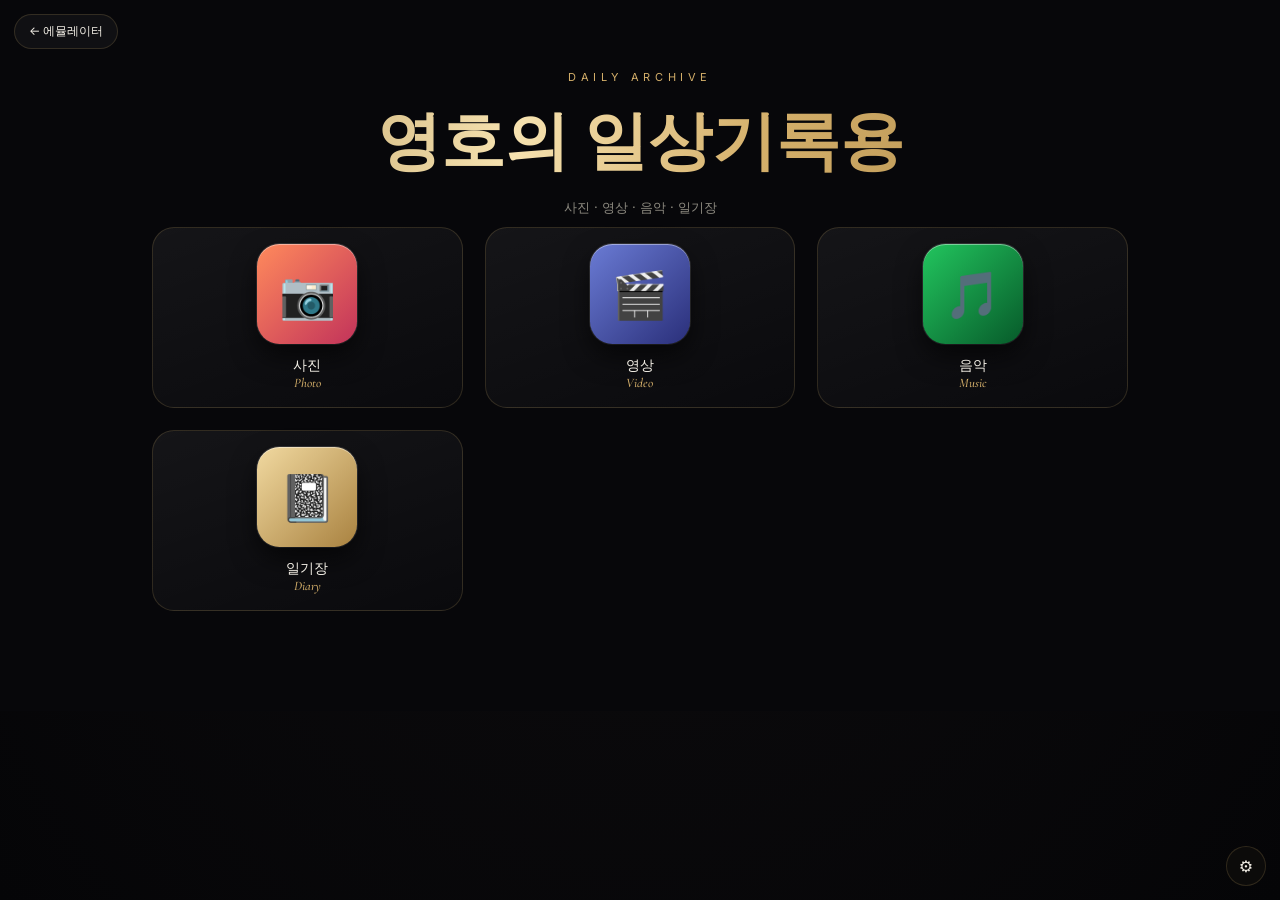
<file: life.html>
<!DOCTYPE html>
<html lang="ko">
<head>
<meta charset="utf-8">
<meta name="viewport" content="width=device-width, initial-scale=1, viewport-fit=cover">
<meta name="theme-color" content="#07070a">
<title>영호의 일상기록용</title>
<style>
@import url('https://fonts.googleapis.com/css2?family=Cormorant+Garamond:wght@500;600;700&family=Inter:wght@300;400;500;600&display=swap');
:root{--bg:#07070a;--fg:#f3efe6;--mut:#8d8a80;--acc:#d4af6a;--acc2:#f1d9a0;--line:rgba(212,175,106,.18);--serif:"Cormorant Garamond","Noto Serif KR",Georgia,serif;--sans:Inter,-apple-system,"Apple SD Gothic Neo","Noto Sans KR","Malgun Gothic",system-ui,sans-serif}
*{box-sizing:border-box;-webkit-tap-highlight-color:transparent}
html,body{margin:0;min-height:100%;background:var(--bg);color:var(--fg);font-family:var(--sans)}
body{padding:env(safe-area-inset-top) env(safe-area-inset-right) env(safe-area-inset-bottom) env(safe-area-inset-left)}
.bg{position:fixed;inset:0;z-index:-1;background:radial-gradient(ellipse at 50% -10%,#1d1a12 0,#0b0a0c 45%,#050507 100%)}
button,a{touch-action:manipulation}
button{font:inherit;color:inherit;cursor:pointer}
header{text-align:center;padding:clamp(36px,8vw,70px) 20px 10px}
.eyebrow{font-size:11px;letter-spacing:.42em;color:var(--acc)}
h1{margin:14px 0 0;font:600 clamp(32px,7vw,64px) var(--serif);background:linear-gradient(100deg,#9c7a3c,#f6e2b0 40%,#d4af6a 60%,#9c7a3c);-webkit-background-clip:text;background-clip:text;color:transparent}
header p{color:var(--mut);font-size:13px;margin:14px 0 0}
.home{position:absolute;top:14px;left:14px;border:1px solid var(--line);background:rgba(255,255,255,.04);padding:8px 14px;border-radius:99px;font-size:12px;text-decoration:none;color:var(--fg)}
.grid{display:grid;grid-template-columns:repeat(3,1fr);gap:clamp(12px,3vw,22px);max-width:560px;margin:30px auto;padding:0 18px}
.app{border:1px solid var(--line);background:linear-gradient(160deg,rgba(255,255,255,.06),rgba(255,255,255,.015));border-radius:22px;padding:16px 8px;text-align:center;transition:.3s}
.app:hover{transform:translateY(-5px);border-color:rgba(212,175,106,.6)}
.ico{display:flex;align-items:center;justify-content:center;width:100%;max-width:100px;margin:0 auto;aspect-ratio:1;border-radius:22.5%;font-size:clamp(30px,9vw,46px);box-shadow:0 12px 26px rgba(0,0,0,.6),0 0 0 1px rgba(255,255,255,.14),inset 0 1px 0 rgba(255,255,255,.4)}
.app b{display:block;margin-top:12px;font-size:14px;font-weight:500}
.app small{display:block;color:var(--acc);font:italic 500 13px var(--serif)}
.pg{display:none;max-width:1000px;margin:0 auto;padding:0 12px 100px}
.pg.on{display:block}
.top{position:sticky;top:0;z-index:5;display:flex;align-items:center;gap:8px;padding:10px 4px;background:rgba(7,7,10,.88);backdrop-filter:blur(14px);border-bottom:1px solid var(--line)}
.top .t{flex:1;font:600 20px var(--serif);color:var(--acc2);white-space:nowrap;overflow:hidden;text-overflow:ellipsis}
.pill{border:1px solid var(--line);background:rgba(255,255,255,.04);padding:8px 14px;border-radius:99px;font-size:13px}
.plus{width:38px;height:38px;border-radius:50%;border:0;background:linear-gradient(135deg,var(--acc2),var(--acc));color:#1a1409;font-size:22px;line-height:1;font-weight:600}
.menu{position:absolute;right:8px;top:54px;background:#15130e;border:1px solid var(--line);border-radius:16px;padding:6px;min-width:170px;box-shadow:0 20px 50px #000;z-index:9}
.menu button{display:block;width:100%;text-align:left;border:0;background:none;padding:12px 14px;border-radius:10px;font-size:14px}
.menu button:hover{background:rgba(212,175,106,.13)}
.empty{text-align:center;color:var(--mut);padding:60px 20px;font-size:14px;line-height:1.8}
.ph{display:grid;grid-template-columns:repeat(auto-fill,minmax(96px,1fr));gap:3px;margin-top:8px}
.ph div,.vd,.mu,.dr{position:relative;cursor:pointer}
.ph div{aspect-ratio:1;background:#111;overflow:hidden}
.ph img{width:100%;height:100%;object-fit:cover;display:block}
.chk{position:absolute;top:6px;left:6px;width:24px;height:24px;border-radius:50%;border:2px solid #fff;background:rgba(0,0,0,.35);display:none;align-items:center;justify-content:center;font-size:14px;color:#1a1409}
.sel .chk{display:flex}
.on>.chk,.on .chk{background:var(--acc);border-color:var(--acc)}
.ph .on img{transform:scale(.86);transition:.15s}
.list{display:grid;gap:10px;margin-top:12px}
.vd,.mu,.dr{display:flex;gap:12px;align-items:center;border:1px solid var(--line);border-radius:16px;padding:10px 12px 10px 44px;background:rgba(255,255,255,.03)}
.vd .chk,.mu .chk,.dr .chk{top:50%;left:12px;margin-top:-12px}
.vd .th{flex:none;width:96px;height:60px;border-radius:10px;background:linear-gradient(135deg,#2b2518,#14110a);background-size:cover;background-position:center;display:flex;align-items:center;justify-content:center;font-size:11px;color:var(--acc2)}
.nm{flex:1;min-width:0}.nm b{display:block;font-size:14px;font-weight:500;word-break:break-all}.nm small{color:var(--mut);font-size:11px}
.dr{align-items:flex-start;flex-direction:column;gap:4px}.dr b{color:var(--acc2)}.dr p{margin:0;white-space:pre-wrap;word-break:break-word;font-size:14px;line-height:1.7}
.sel .vd,.sel .mu,.sel .dr{padding-left:44px}
.abar{position:fixed;left:0;right:0;bottom:0;display:none;gap:10px;justify-content:center;padding:12px 12px calc(12px + env(safe-area-inset-bottom));background:rgba(14,13,12,.95);border-top:1px solid var(--line);z-index:20}
.abar.on{display:flex}.abar button{flex:1;max-width:200px;border:1px solid var(--line);background:rgba(255,255,255,.05);padding:12px;border-radius:99px;font-size:14px}
.abar button:first-child{background:linear-gradient(135deg,var(--acc2),var(--acc));color:#1a1409;border:0;font-weight:600}
.ov{position:fixed;inset:0;z-index:30;background:rgba(0,0,0,.92);display:none;align-items:center;justify-content:center;flex-direction:column;padding:16px}
.ov.on{display:flex}
.ov img{max-width:100%;max-height:88vh;object-fit:contain}
.ov .x{position:absolute;top:calc(12px + env(safe-area-inset-top));right:14px;font-size:24px;background:none;border:0}
.ov .nv{position:absolute;top:50%;font-size:34px;background:none;border:0;padding:14px;opacity:.7}
.box{width:min(94vw,520px);background:#15130e;border:1px solid var(--line);border-radius:20px;padding:18px;display:flex;flex-direction:column;gap:10px}
.box h3{margin:0;font:600 22px var(--serif);color:var(--acc2)}
.box input,.box textarea{width:100%;background:rgba(255,255,255,.05);border:1px solid var(--line);border-radius:12px;color:var(--fg);padding:12px;font:16px var(--sans);outline:0}
.box textarea{min-height:200px;resize:vertical}.box p{margin:0;color:var(--mut);font-size:12px;line-height:1.6}
.box .r{display:flex;gap:8px;justify-content:flex-end}
.box iframe,.box video{width:100%;aspect-ratio:16/9;border:0;background:#000;border-radius:12px}
.btn{border:0;background:linear-gradient(135deg,var(--acc2),var(--acc));color:#1a1409;font-weight:600;padding:11px 22px;border-radius:99px}
midi-player{display:block;width:100%}
#toast{position:fixed;left:50%;bottom:90px;transform:translateX(-50%);background:rgba(18,16,12,.95);border:1px solid var(--line);color:var(--acc2);padding:11px 22px;border-radius:99px;font-size:13px;opacity:0;transition:.3s;pointer-events:none;z-index:60;max-width:90vw;text-align:center}
#toast.on{opacity:1}
.gear{position:fixed;right:14px;bottom:calc(14px + env(safe-area-inset-bottom));width:40px;height:40px;border-radius:50%;border:1px solid var(--line);background:rgba(14,13,12,.8);z-index:8}
</style>
</head>
<body>
<div class="bg"></div>
<a class="home" href="index.html">← 에뮬레이터</a>
<header>
  <div class="eyebrow">DAILY ARCHIVE</div>
  <h1>영호의 일상기록용</h1>
  <p>사진 · 영상 · 음악 · 일기장</p>
</header>

<main class="grid pg on" id="hub" style="display:grid">
  <button class="app" data-go="photo"><span class="ico" style="background:linear-gradient(135deg,#ff8a5c,#c2335a)">📷</span><b>사진</b><small>Photo</small></button>
  <button class="app" data-go="video"><span class="ico" style="background:linear-gradient(135deg,#6a7bd4,#2a2f7a)">🎬</span><b>영상</b><small>Video</small></button>
  <button class="app" data-go="music"><span class="ico" style="background:linear-gradient(135deg,#22c55e,#075a2a)">🎵</span><b>음악</b><small>Music</small></button>
  <button class="app" data-go="diary"><span class="ico" style="background:linear-gradient(135deg,#f1d9a0,#a98240)">📓</span><b>일기장</b><small>Diary</small></button>
</main>

<section class="pg" id="photo"><div class="top"></div><div class="body"></div></section>
<section class="pg" id="video"><div class="top"></div><div class="body"></div></section>
<section class="pg" id="music"><div class="top"></div><div class="body"></div></section>
<section class="pg" id="diary"><div class="top"></div><div class="body"></div></section>

<div class="abar" id="abar"></div>
<div class="ov" id="ov"></div>
<button class="gear" id="gear" title="저장 설정">⚙</button>
<div id="toast"></div>

<script>
const $=s=>document.querySelector(s),esc=s=>String(s).replace(/[&<>"']/g,c=>({'&':'&amp;','<':'&lt;','>':'&gt;','"':'&quot;',"'":'&#39;'}[c]));
const S={get:k=>localStorage.getItem('life_'+k)||'',set:(k,v)=>localStorage.setItem('life_'+k,v)};
const toast=m=>{const t=$('#toast');t.textContent=m;t.classList.add('on');clearTimeout(toast.t);toast.t=setTimeout(()=>t.classList.remove('on'),2600)};
const abs=u=>new URL(u,location.href).href,sleep=ms=>new Promise(r=>setTimeout(r,ms));

/* ---------- 서버(GitHub 저장소) 연동 : PHP 없음 ---------- */
function auto(){const h=location.hostname;if(!h.endsWith('.github.io'))return'';const o=h.split('.')[0],p=location.pathname.split('/')[1];return o+'/'+(p&&!p.includes('.')?p:o+'.github.io')}
const gh=()=>({r:S.get('repo')||auto(),b:S.get('br')||'main',t:S.get('tok')});
const api=(p,o={})=>{const g=gh(),h={Accept:'application/vnd.github+json'};if(g.t)h.Authorization='Bearer '+g.t;return fetch(`https://api.github.com/repos/${g.r}/contents/${p}`+(o.method?'':`?ref=${g.b}&t=${Date.now()}`),{...o,headers:h})};
async function list(dir,re){let o=[];
  if(gh().r){try{const r=await api(dir);if(r.ok)o=(await r.json()).filter(f=>f.type==='file'&&re.test(f.name)).map(f=>f.name)}catch{}}
  if(!o.length){try{const t=await(await fetch(dir+'/',{cache:'no-store'})).text();o=[...t.matchAll(/href="([^"?#]+)"/g)].map(m=>decodeURIComponent(m[1].split('/').pop())).filter(n=>re.test(n))}catch{}}
  if(!o.length){try{o=(await(await fetch(dir+'/list.json',{cache:'no-store'})).json()).filter(n=>re.test(n))}catch{}}
  return[...new Set(o)].sort((a,b)=>b.localeCompare(a,'ko',{numeric:true}))}
async function rd(n){const g=gh();
  if(g.t&&g.r){try{const r=await api('data/'+n+'.json');if(r.ok){const j=await r.json();return{d:JSON.parse(decodeURIComponent(escape(atob(j.content.replace(/\n/g,''))))),sha:j.sha}}if(r.status==404)return{d:[],sha:null}}catch{}}
  try{return{d:await(await fetch('data/'+n+'.json?t='+Date.now())).json(),sha:null}}catch{return{d:[],sha:null}}}
async function mut(n,fn){if(!gh().t||!gh().r){cfg();throw 0}
  for(let i=0;i<3;i++){const{d,sha}=await rd(n),nd=fn(d),b={message:'update '+n,content:btoa(unescape(encodeURIComponent(JSON.stringify(nd,null,1)))),branch:gh().b};if(sha)b.sha=sha;
    const r=await api('data/'+n+'.json',{method:'PUT',body:JSON.stringify(b)});if(r.ok)return nd;if(r.status!=409&&r.status!=422)break}
  toast('서버 저장 실패 — ⚙ 설정(저장소/토큰)을 확인하세요');throw 0}
function cfg(){const g=gh();modal(`<h3>서버 저장 설정</h3><p>영상 링크·일기는 이 사이트의 저장소(data 폴더)에 저장되어 다른 폰에서도 보입니다. 이 폰에서 한 번만 입력하면 됩니다. 보기만 할 때는 필요 없습니다.</p>
<input id="cr" placeholder="저장소 (예: 아이디/저장소이름)" value="${esc(g.r)}"><input id="cb" placeholder="브랜치 (기본 main)" value="${esc(g.b)}"><input id="ct" type="password" placeholder="GitHub 토큰 (Contents 읽기/쓰기 권한)" value="${esc(g.t)}"><input id="cd" placeholder="영상 다운로더 주소 (기본 cobalt.tools)" value="${esc(S.get('dl'))}">
<div class="r"><button class="pill" onclick="closeM()">취소</button><button class="btn" id="cs">저장</button></div>`);
  $('#cs').onclick=()=>{S.set('repo',$('#cr').value.trim());S.set('br',$('#cb').value.trim()||'main');S.set('tok',$('#ct').value.trim());S.set('dl',$('#cd').value.trim());closeM();toast('설정 저장됨');show(cur)}}
$('#gear').onclick=cfg;

/* ---------- 공통 UI ---------- */
function modal(h){const o=$('#ov');o.innerHTML=`<button class="x" onclick="closeM()">✕</button><div class="box" onclick="event.stopPropagation()">${h}</div>`;o.onclick=closeM;o.classList.add('on')}
function closeM(){const o=$('#ov');o.classList.remove('on');o.innerHTML=''}
function dlAll(urls){urls.forEach((u,i)=>setTimeout(()=>{const a=document.createElement('a');a.href=u;a.download=decodeURIComponent(u.split('/').pop().split('?')[0]);document.body.appendChild(a);a.click();a.remove()},i*400))}
async function share(urls){try{const fs=[];for(const u of urls){const b=await(await fetch(u)).blob();fs.push(new File([b],decodeURIComponent(u.split('/').pop()),{type:b.type}))}
  if(navigator.canShare&&navigator.canShare({files:fs}))await navigator.share({files:fs});
  else if(navigator.share)await navigator.share({url:abs(urls[0])});
  else{await navigator.clipboard.writeText(urls.map(abs).join('\n'));toast('링크를 복사했어요')}}catch(e){if(e.name!=='AbortError')toast('공유할 수 없습니다')}}

const P={photo:{t:'사진',items:[]},video:{t:'영상',items:[]},music:{t:'음악',items:[]},diary:{t:'일기장',items:[]}};
let cur='',mode=false;const sel=new Set();
const plusMenu={photo:[['☑ 선택','pick']],video:[['＋ 영상 추가','add'],['☑ 선택 (다운로드·삭제)','pick']],music:[['☑ 선택 (공유·다운로드)','pick']],diary:[['✎ 글쓰기','add'],['🗑 삭제 (선택)','pick']]};
const acts={photo:[['⬇ 다운로드',()=>dlAll(pick().map(k=>'IMG/'+k))],['↗ 공유',()=>share(pick().map(k=>'IMG/'+k))]],
 music:[['⬇ 다운로드',()=>dlAll(pick().map(k=>'MUSIC/'+k))],['↗ 공유',()=>share(pick().map(k=>'MUSIC/'+k))]],
 video:[['⬇ 영상 다운로드',vdl],['🗑 삭제',()=>del('video','videos')]],diary:[['🗑 삭제',()=>del('diary','diary')]]};
const pick=()=>[...sel];
const keyOf=(p,x)=>p==='photo'||p==='music'?x:x.id;

function topbar(){const el=$('#'+cur+' .top'),n=sel.size;
  if(mode){el.innerHTML=`<button class="pill" id="tc">✕</button><span class="t">${n?n+'개 선택됨':'항목을 선택하세요'}</span><button class="pill" id="ta">${n===P[cur].items.length&&n?'전체해제':'전체선택'}</button>`;
    $('#tc').onclick=()=>setMode(false);$('#ta').onclick=()=>{const all=P[cur].items.map(x=>keyOf(cur,x));n===all.length?sel.clear():all.forEach(k=>sel.add(k));render()}}
  else{el.innerHTML=`<button class="pill" id="tb">←</button><span class="t">${P[cur].t}</span><button class="plus" id="tp">+</button>`;
    $('#tb').onclick=()=>location.hash='';
    $('#tp').onclick=e=>{e.stopPropagation();const old=el.querySelector('.menu');if(old){old.remove();return}const m=document.createElement('div');m.className='menu';m.innerHTML=plusMenu[cur].map((x,i)=>`<button data-i="${i}">${x[0]}</button>`).join('');el.appendChild(m);
      m.onclick=ev=>{const i=ev.target.dataset.i;if(i==null)return;m.remove();const a=plusMenu[cur][i][1];a==='pick'?setMode(true):add()};setTimeout(()=>document.addEventListener('click',()=>m.remove(),{once:true}))}}}
function setMode(v){mode=v;sel.clear();render()}
function bar(){const b=$('#abar');b.classList.toggle('on',mode);if(!mode)return;
  b.innerHTML=acts[cur].map((a,i)=>`<button data-i="${i}">${a[0]}</button>`).join('');
  b.onclick=e=>{const i=e.target.dataset.i;if(i==null)return;if(!sel.size)return toast('먼저 항목을 선택하세요');acts[cur][i][1]()}}
function toggle(k){sel.has(k)?sel.delete(k):sel.add(k);render()}
function render(top=true){if(top){topbar();bar()}const body=$('#'+cur+' .body'),p=P[cur];body.className='body'+(mode?' sel':'');
  const chk=k=>`<span class="chk">✓</span>`;
  if(!p.items.length){body.innerHTML=p.loading?'<div class="empty">불러오는 중…</div>':`<div class="empty">${{photo:'IMG 폴더에 사진을 올리면<br>여기에 바로 표시됩니다.',video:'오른쪽 위 + 버튼으로<br>영상 링크를 추가하세요.',music:'MUSIC 폴더에 음악(MID, WAV, WMA, MP3)을<br>올리면 여기에 바로 표시됩니다.',diary:'오른쪽 위 + 버튼으로<br>글쓰기를 눌러 보세요.'}[cur]}</div>`;return}
  let h='';
  if(cur==='photo')h='<div class="ph">'+p.items.map(f=>`<div data-k="${esc(f)}" class="${sel.has(f)?'on':''}"><img loading="lazy" decoding="async" src="IMG/${encodeURIComponent(f)}" alt="">${chk()}</div>`).join('')+'</div>';
  if(cur==='music')h='<div class="list">'+p.items.map(f=>`<div class="mu ${sel.has(f)?'on':''}" data-k="${esc(f)}">${chk()}<span style="font-size:26px">🎵</span><div class="nm"><b>${esc(f)}</b><small>${f.split('.').pop().toUpperCase()}</small></div></div>`).join('')+'</div>';
  if(cur==='video')h='<div class="list">'+p.items.map(v=>{const e=emb(v.u);return`<div class="vd ${sel.has(v.id)?'on':''}" data-k="${v.id}">${chk()}<div class="th" style="${e.th?`background-image:url(${e.th})`:''}">${e.th?'':e.p}</div><div class="nm"><b>${esc(v.t||v.u)}</b><small>${e.p} · ${v.d||''}</small></div></div>`}).join('')+'</div>';
  if(cur==='diary')h='<div class="list">'+p.items.map(d=>`<div class="dr ${sel.has(d.id)?'on':''}" data-k="${d.id}">${chk()}<b>${esc(d.t||'(제목 없음)')}</b><small style="color:var(--mut)">${d.d}</small><p>${esc(d.x)}</p></div>`).join('')+'</div>';
  body.innerHTML=h;
  let lp;body.querySelectorAll('[data-k]').forEach(el=>{const k=el.dataset.k;
    el.onpointerdown=()=>{lp=setTimeout(()=>{lp=0;if(!mode){mode=true;sel.clear();sel.add(k);render();navigator.vibrate&&navigator.vibrate(20)}},500)};
    el.onpointerup=el.onpointerleave=el.onpointercancel=()=>clearTimeout(lp);
    el.onclick=()=>{if(lp===0){lp=null;return}mode?toggle(k):open(k)}})}
function open(k){const p=cur;
  if(p==='photo'){let i=P.photo.items.indexOf(k);const v=$('#ov');const f=()=>{v.innerHTML=`<button class="x" onclick="closeM()">✕</button><button class="nv" style="left:0" id="pv">‹</button><img src="IMG/${encodeURIComponent(P.photo.items[i])}"><button class="nv" style="right:0" id="nx">›</button>`;
    $('#pv').onclick=e=>{e.stopPropagation();i=(i-1+P.photo.items.length)%P.photo.items.length;f()};$('#nx').onclick=e=>{e.stopPropagation();i=(i+1)%P.photo.items.length;f()}};v.onclick=null;v.classList.add('on');f();
    let x0;v.ontouchstart=e=>x0=e.touches[0].clientX;v.ontouchend=e=>{const d=e.changedTouches[0].clientX-x0;if(Math.abs(d)>60){i=(i+(d<0?1:-1)+P.photo.items.length)%P.photo.items.length;f()}}}
  if(p==='music')playMusic(k);
  if(p==='video'){const v=P.video.items.find(x=>x.id===k),e=emb(v.u);
    if(e.e)modal(`<h3>${esc(v.t||e.p)}</h3><iframe src="${esc(e.e)}" allow="autoplay;fullscreen;encrypted-media" allowfullscreen></iframe>`);
    else if(e.v)modal(`<h3>${esc(v.t||'영상')}</h3><video src="${esc(e.v)}" controls autoplay playsinline></video>`);
    else window.open(v.u,'_blank')}}
let midiP;function loadMidi(){return midiP||(midiP=new Promise((ok,no)=>{const s=document.createElement('script');s.src='https://cdn.jsdelivr.net/combine/npm/tone@14.7.58,npm/@magenta/music@1.23.1/es6/core.js,npm/focus-visible@5,npm/html-midi-player@1.5.0';s.onload=()=>Promise.race([customElements.whenDefined('midi-player'),sleep(8000).then(()=>no())]).then(ok);s.onerror=()=>{midiP=null;no()};document.head.appendChild(s)}))}
async function playMusic(k){const u='MUSIC/'+encodeURIComponent(k),x=k.split('.').pop().toLowerCase();
  const dl=`<div class="r"><a class="pill" style="color:inherit;text-decoration:none" href="${u}" download>⬇ 다운로드</a></div>`;
  const why=async()=>{const r=await fetch(u,{method:'HEAD',cache:'no-store'}).catch(()=>null);return!r?'네트워크 오류로 파일을 가져오지 못했습니다.':r.status===404?'서버에 이 파일이 없습니다. (방금 올렸다면 1~2분 뒤 다시 시도하세요. 파일 이름·폴더도 확인)':!r.ok?'파일을 가져올 수 없습니다 (오류 '+r.status+').':'이 브라우저에서 재생할 수 없는 형식이거나 파일이 손상되었습니다. 다운로드해서 들어주세요.'};
  if(x==='wma'){modal(`<h3>${esc(k)}</h3><p>WMA는 크롬·사파리 등 대부분의 브라우저가 재생하지 못합니다. 다운로드 후 기기의 음악 앱으로 들어주세요.</p>${dl}`);return}
  if(x==='mid'||x==='midi'){modal(`<h3>${esc(k)}</h3><div id="mp"></div><p id="ms">재생 엔진을 불러오는 중… (인터넷 필요)</p>${dl}`);
    try{await loadMidi();const el=$('#mp');if(!el)return;const p=document.createElement('midi-player');p.setAttribute('src',abs(u));p.setAttribute('sound-font','');el.appendChild(p);
      p.addEventListener('load',()=>{const m=$('#ms');if(m)m.textContent='▶ 재생 버튼을 누르세요.'});
      p.addEventListener('error',async()=>{const m=$('#ms');if(m)m.textContent=await why()});
      const m=$('#ms');if(m)m.textContent='▶ 재생 버튼을 누르세요. (처음엔 음색을 받느라 몇 초 걸립니다)'}
    catch{const m=$('#ms');if(m)m.textContent='재생 엔진을 불러오지 못했습니다. 인터넷 연결을 확인하거나 다운로드해서 들어주세요.'}return}
  modal(`<h3>${esc(k)}</h3><audio id="au" controls preload="auto" src="${u}" style="width:100%"></audio><p id="ms"></p>${dl}`);
  const a=$('#au');a.onerror=async()=>{const m=$('#ms');if(m)m.textContent=await why()};a.play().catch(()=>{})}
function emb(u){let m;
  if(m=u.match(/(?:youtu\.be\/|v=|shorts\/|embed\/)([\w-]{11})/))return{p:'YouTube',e:'https://www.youtube.com/embed/'+m[1]+'?autoplay=1',th:'https://img.youtube.com/vi/'+m[1]+'/hqdefault.jpg'};
  if(m=u.match(/tiktok\.com\/.*video\/(\d+)/))return{p:'TikTok',e:'https://www.tiktok.com/embed/v2/'+m[1]};
  if(/facebook\.com|fb\.watch/.test(u))return{p:'Facebook',e:'https://www.facebook.com/plugins/video.php?show_text=false&href='+encodeURIComponent(u)};
  if(/\.(mp4|webm|mov)(\?|$)/i.test(u))return{p:'파일',v:u};
  if(/naver\.(com|me)/.test(u))return{p:'네이버'};return{p:'링크'}}
const today=()=>new Date().toLocaleString('ko-KR',{year:'numeric',month:'2-digit',day:'2-digit',hour:'2-digit',minute:'2-digit'});
const uid=()=>Date.now().toString(36)+Math.random().toString(36).slice(2,5);

function add(){
  if(cur==='video')modal(`<h3>영상 추가</h3><input id="vu" placeholder="영상 링크 (유튜브, 틱톡, 페이스북, 네이버…)" inputmode="url"><input id="vt" placeholder="제목 (선택)"><div class="r"><button class="pill" onclick="closeM()">취소</button><button class="btn" id="vs">추가</button></div>`),
    $('#vs').onclick=async()=>{const u=$('#vu').value.trim();if(!/^https?:\/\//i.test(u))return toast('http(s)://로 시작하는 링크를 입력하세요');
      try{P.video.items=await mut('videos',d=>[{id:uid(),u,t:$('#vt').value.trim(),d:today()},...d]);closeM();render();toast('추가됨')}catch{}};
  else modal(`<h3>글쓰기</h3><input id="dt" placeholder="제목 (선택)"><textarea id="dx" placeholder="오늘의 이야기를 적어보세요"></textarea><div class="r"><button class="pill" onclick="closeM()">취소</button><button class="btn" id="ds">저장</button></div>`),
    $('#ds').onclick=async()=>{const x=$('#dx').value.trim();if(!x)return toast('내용을 입력하세요');
      try{P.diary.items=await mut('diary',d=>[{id:uid(),t:$('#dt').value.trim(),x,d:today()},...d]);closeM();render();toast('저장됨')}catch{}}}
async function del(p,f){if(!confirm(sel.size+'개를 삭제할까요?'))return;const ids=new Set(sel);
  try{P[p].items=await mut(f,d=>d.filter(x=>!ids.has(x.id)));setMode(false);toast('삭제됨')}catch{}}
function vdl(){const vs=P.video.items.filter(v=>sel.has(v.id)),f=vs.filter(v=>emb(v.u).v),o=vs.filter(v=>!emb(v.u).v);
  if(f.length)dlAll(f.map(v=>v.u));
  if(o.length){navigator.clipboard&&navigator.clipboard.writeText(o.map(v=>v.u).join('\n')).catch(()=>{});toast('링크를 복사했어요. 다운로더에 붙여넣으세요');setTimeout(()=>window.open(S.get('dl')||'https://cobalt.tools/','_blank'),700)}}

/* ---------- 라우팅/로딩 ---------- */
async function show(p){cur=p;mode=false;sel.clear();document.querySelectorAll('.pg').forEach(e=>e.classList.remove('on'));$('#hub').style.display=p?'none':'grid';
  $('#abar').classList.remove('on');if(!p)return;$('#'+p).classList.add('on');
  const pr=P[p];pr.loading=true;render();
  try{
  if(p==='photo')pr.items=await list('IMG',/\.(jpe?g|png|gif|webp|bmp|heic|avif)$/i);
  if(p==='music')pr.items=await list('MUSIC',/\.(mid|midi|wav|wma|mp3)$/i);
  if(p==='video')pr.items=(await rd('videos')).d;
  if(p==='diary')pr.items=(await rd('diary')).d;
  }catch(e){}
  pr.loading=false;if(cur===p)render(false)}
const route=()=>{const h=location.hash.slice(1);show(P[h]?h:'')};
addEventListener('hashchange',route);
document.querySelectorAll('[data-go]').forEach(b=>b.onclick=()=>location.hash=b.dataset.go);
route();
</script>
</body>
</html>
</file>
